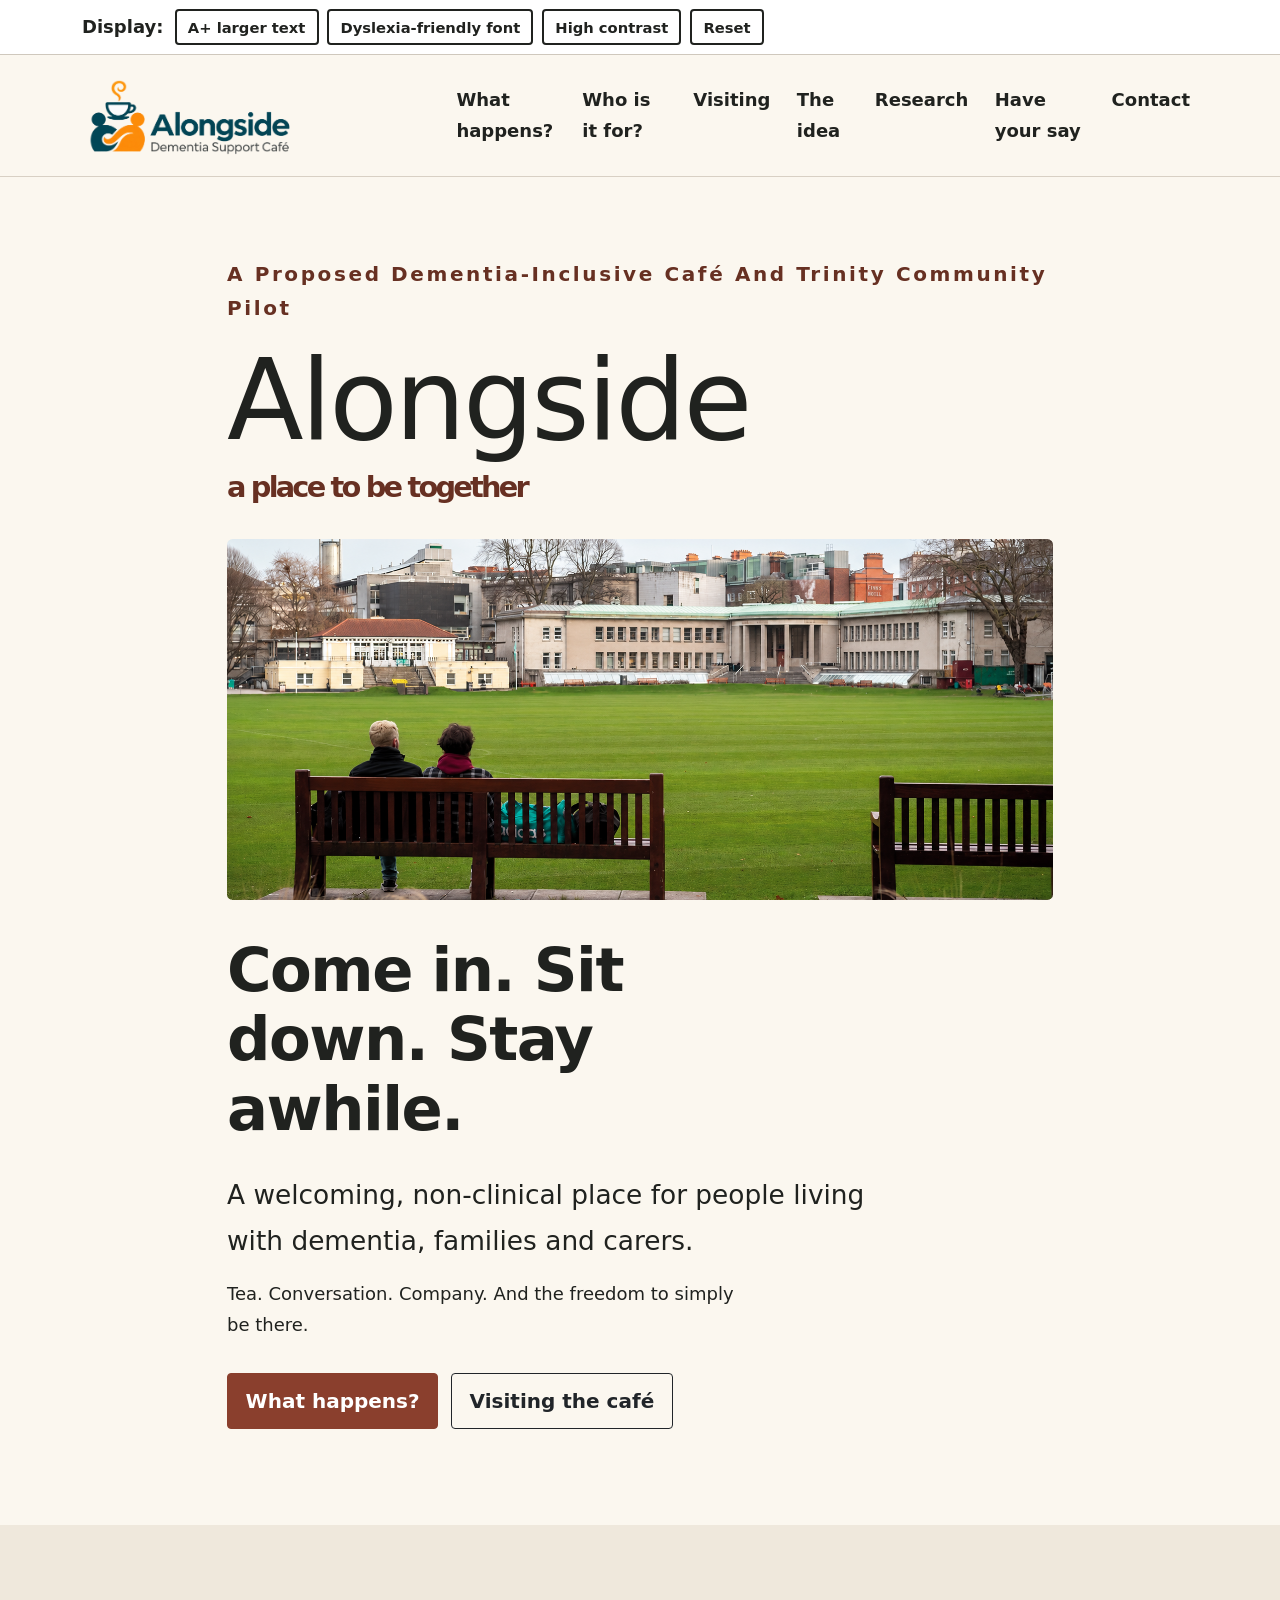
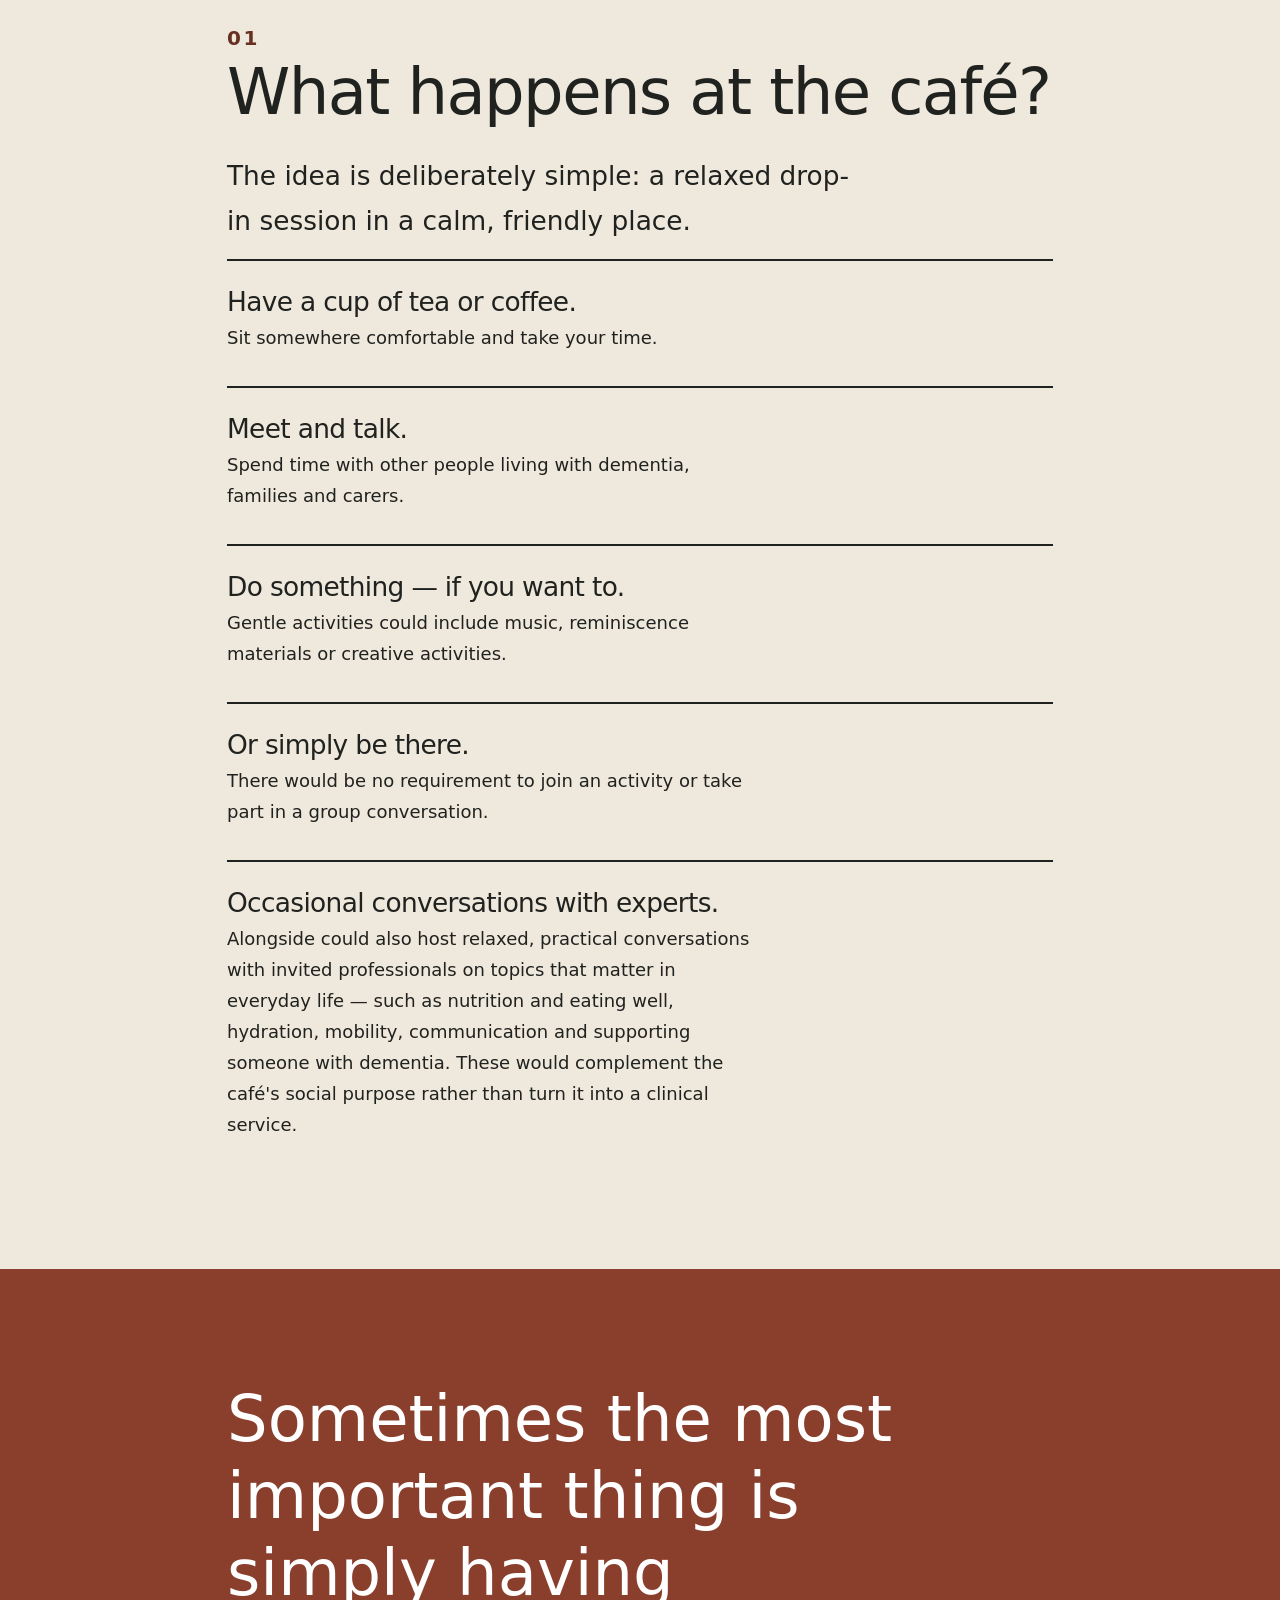
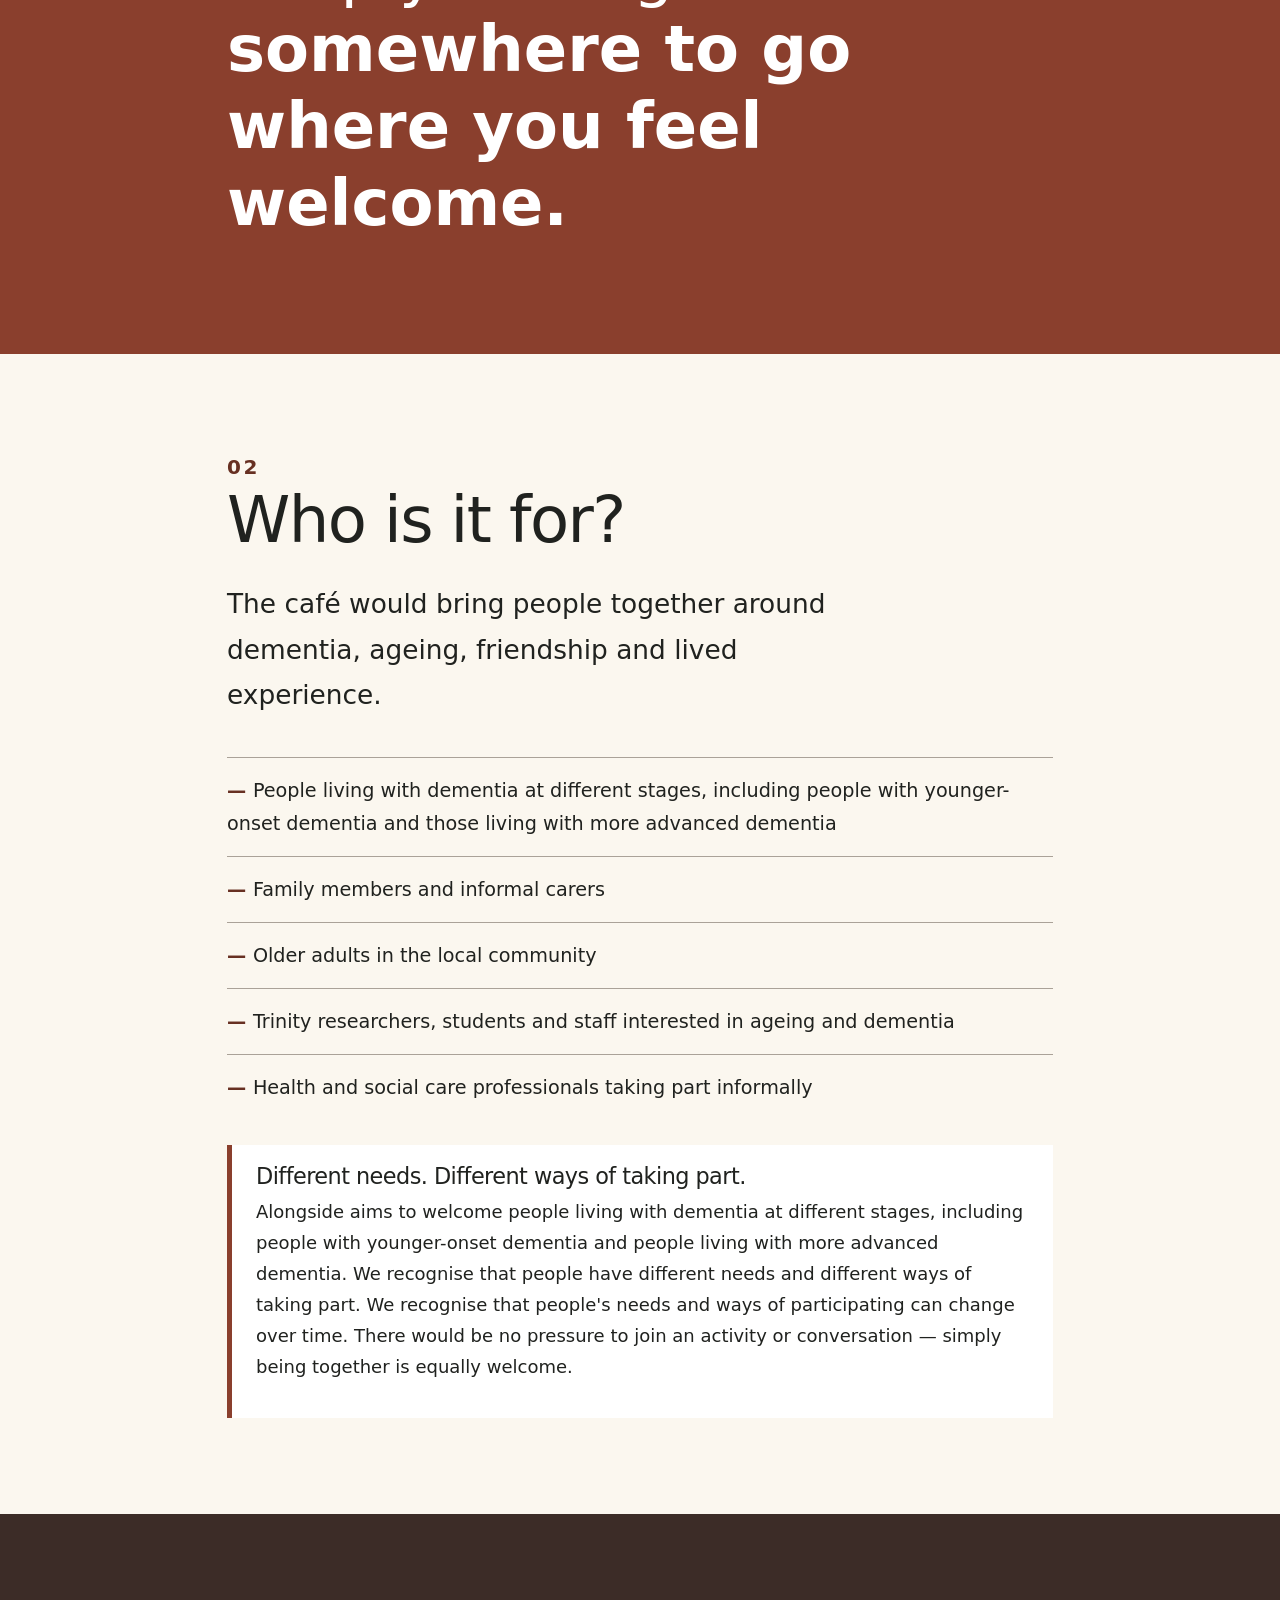
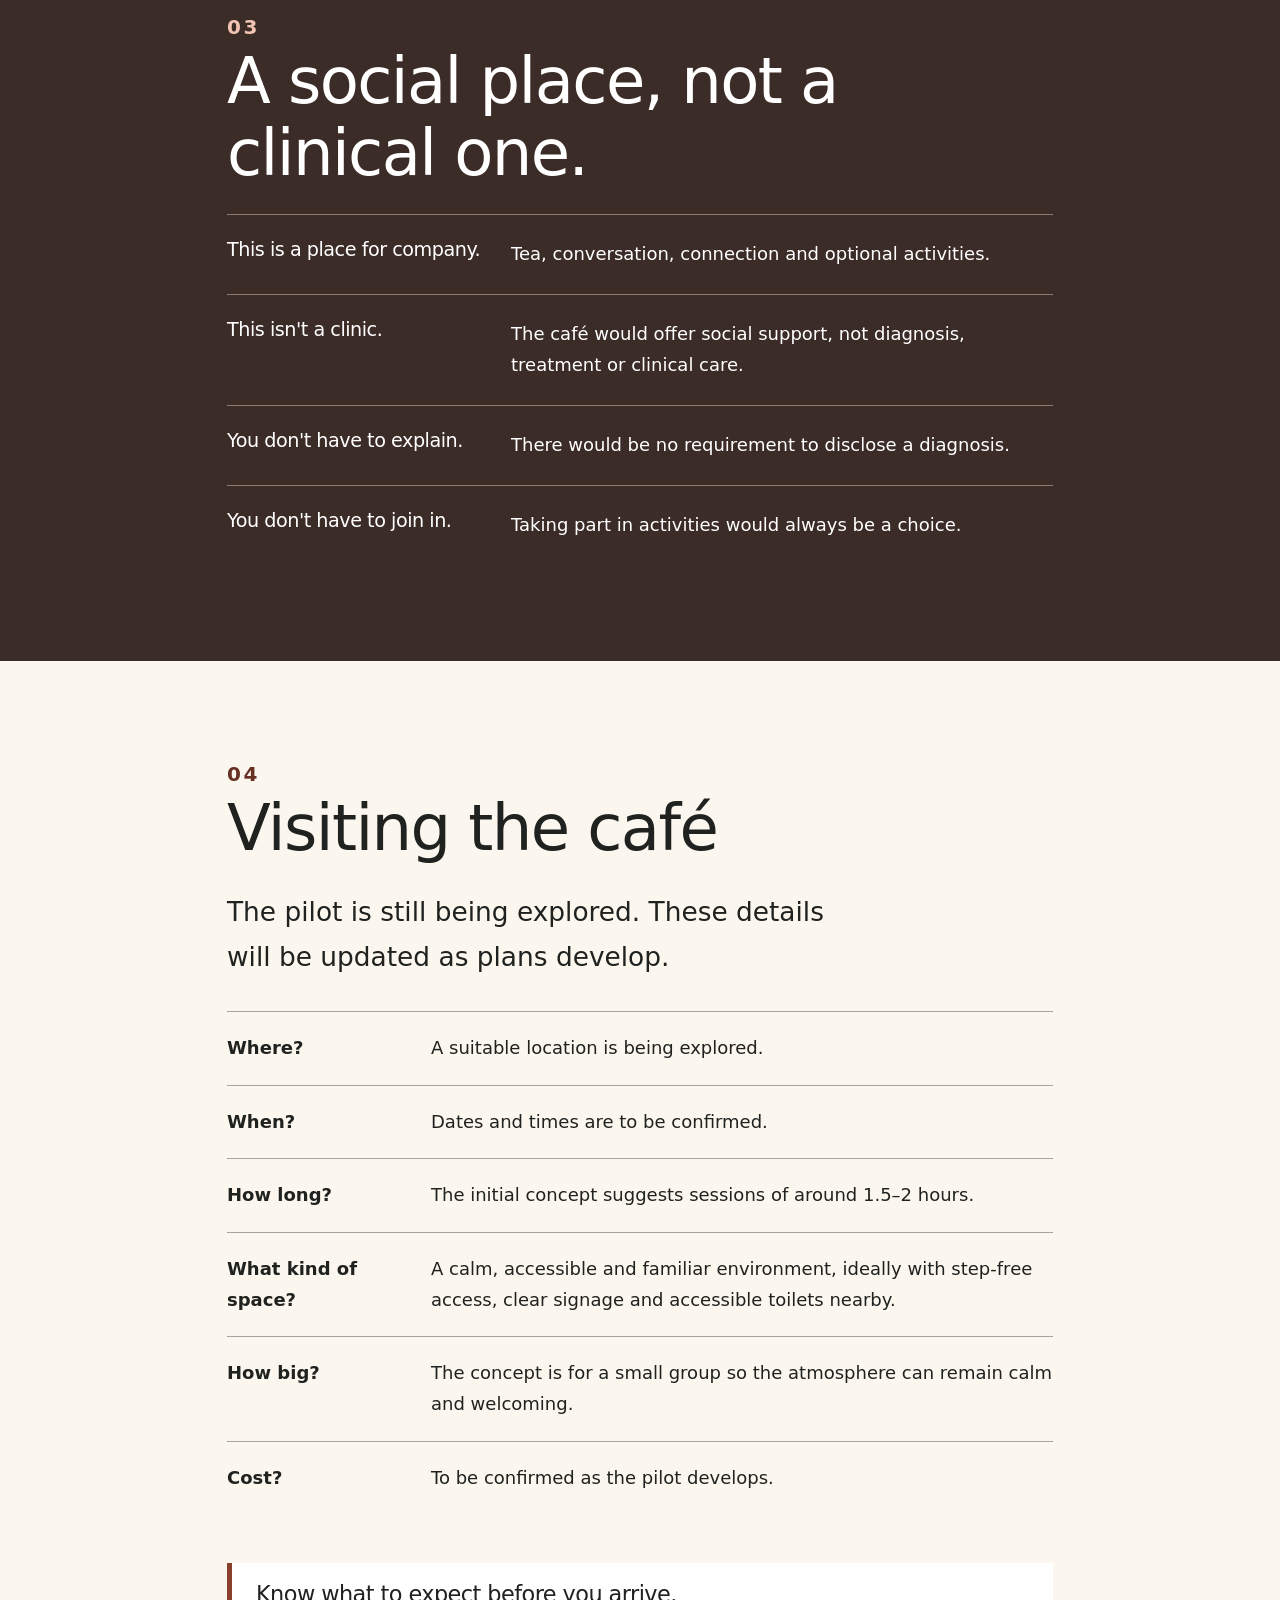
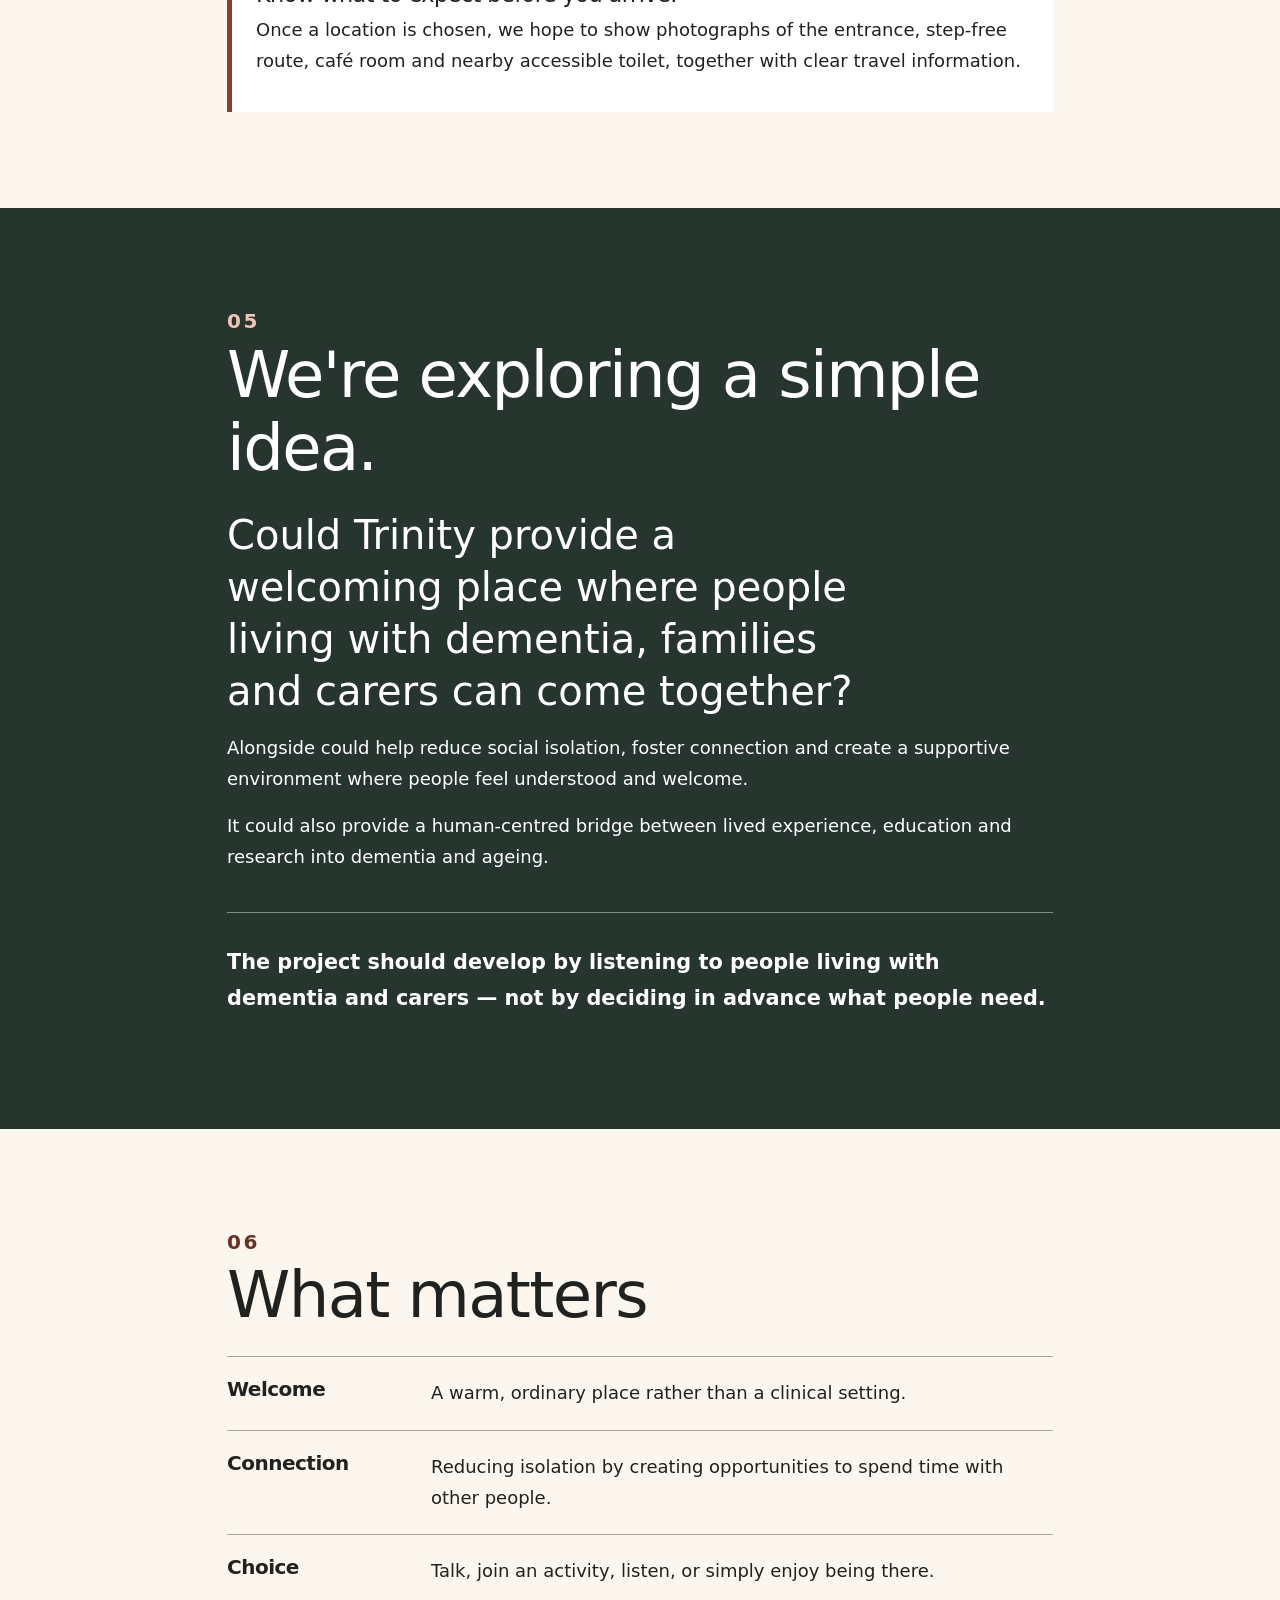
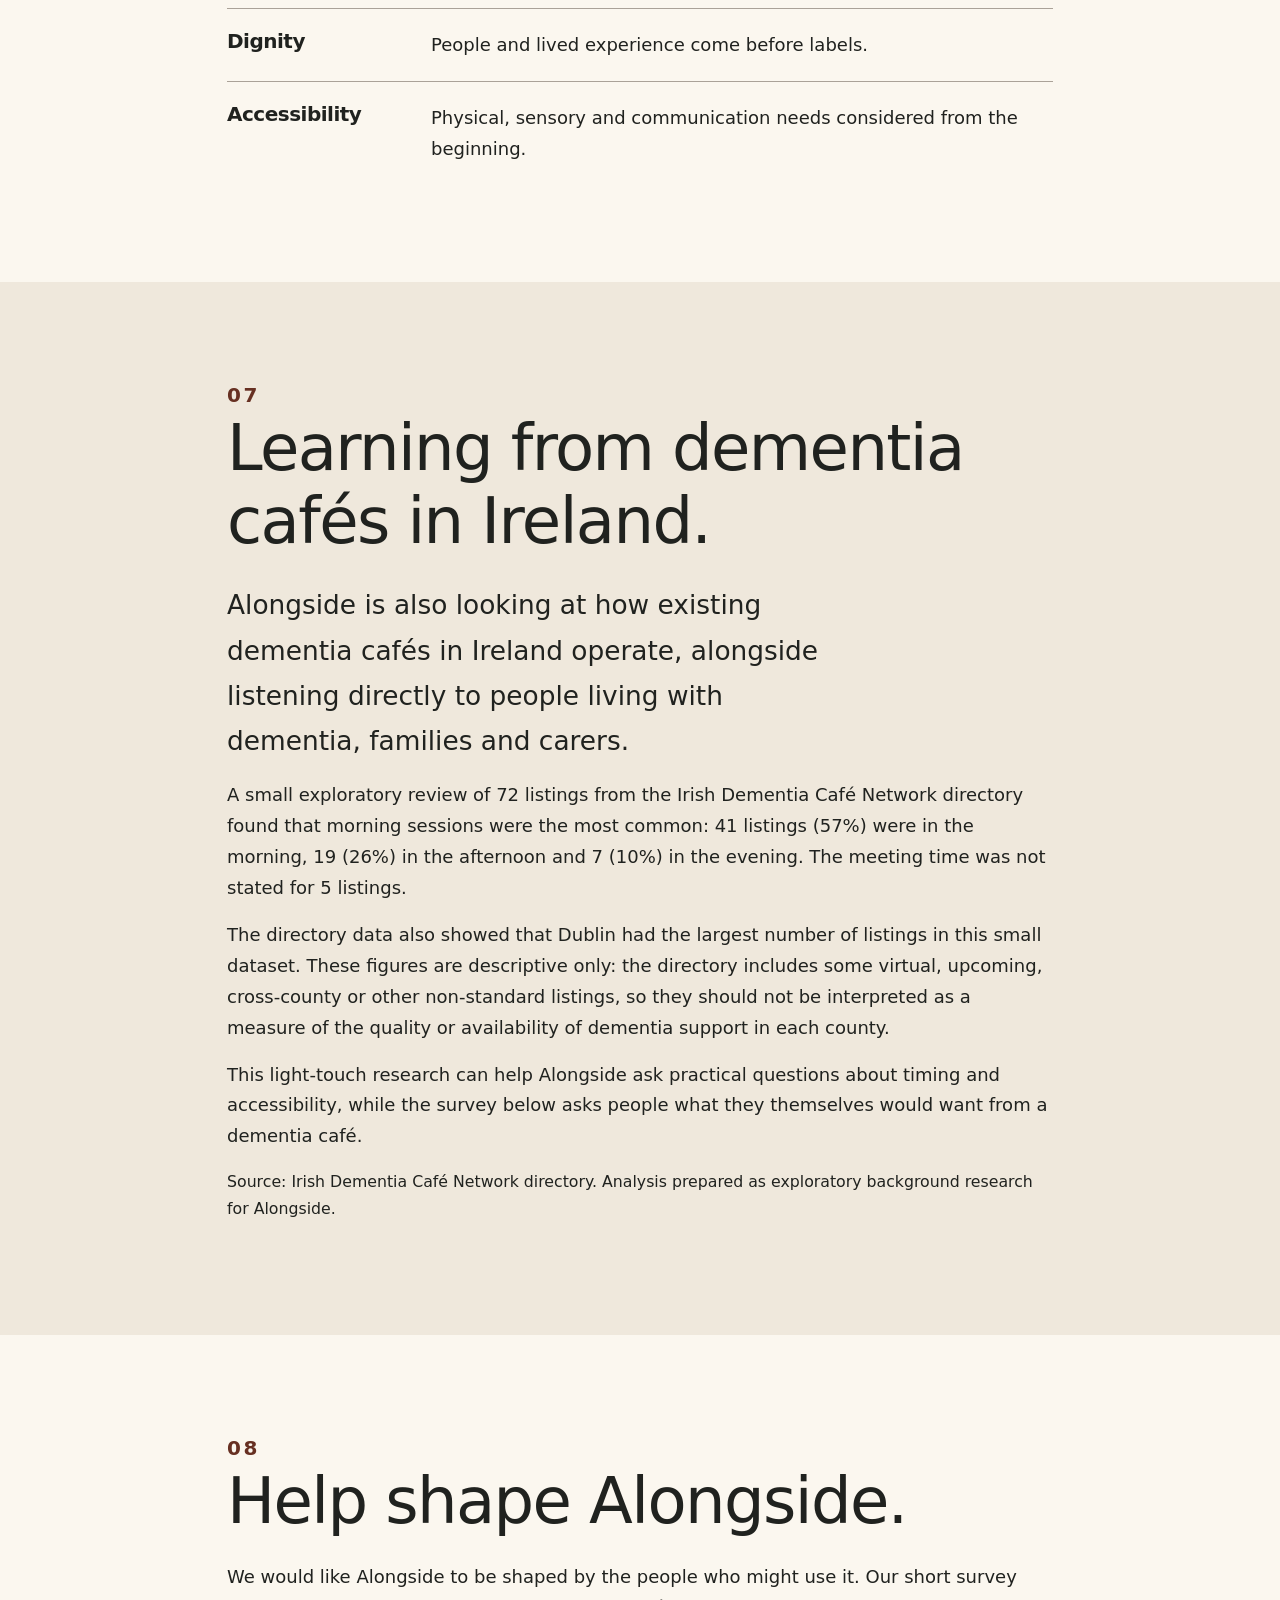
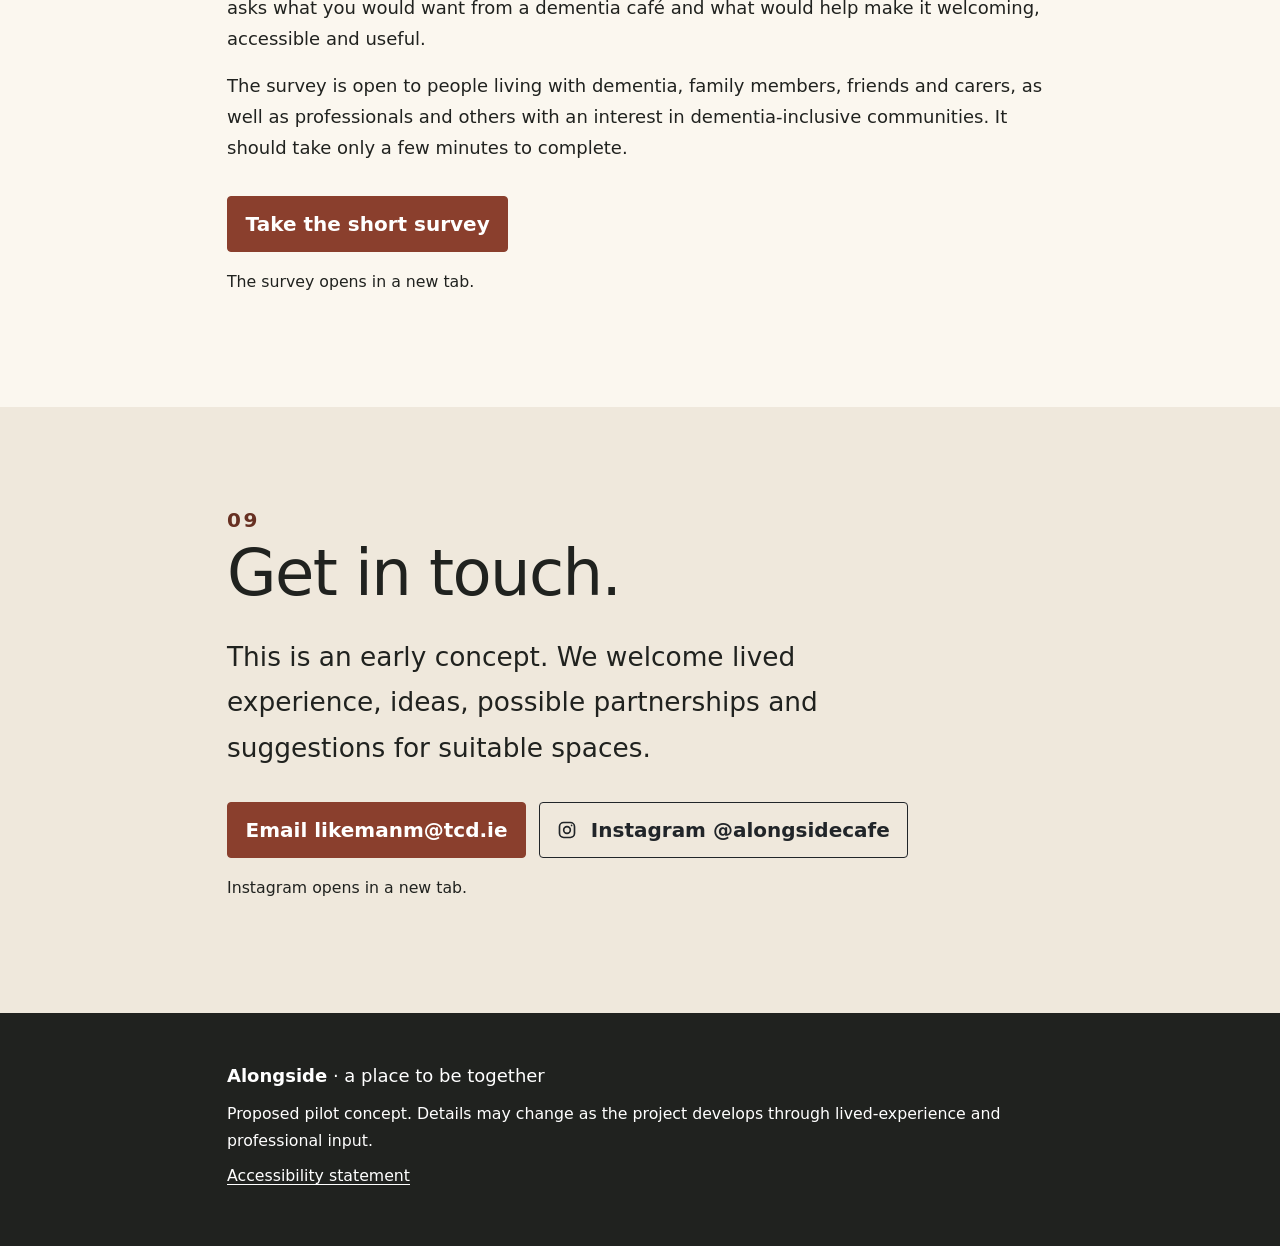
<file: index.html>
<!doctype html>
<html lang="en">
  <head>
    <meta charset="utf-8" />
    <meta name="viewport" content="width=device-width, initial-scale=1" />
    <meta
      name="description"
      content="Alongside — a proposed welcoming, accessible and non-clinical dementia-inclusive café and Trinity community pilot for people living with dementia, families and carers."
    />
    <link rel="icon" type="image/x-icon" href="favicon.ico" />
    <link rel="icon" type="image/png" sizes="32x32" href="favicon-32x32.png" />
    <title>Alongside | a place to be together</title>
    <link
      href="https://cdn.jsdelivr.net/npm/bootstrap@5.3.3/dist/css/bootstrap.min.css"
      rel="stylesheet"
    />
    <link rel="stylesheet" href="css/style.css" />
  </head>
  <body>
    <a class="skip-link" href="#main">Skip to main content</a>

    <div class="accessibility-bar" aria-label="Display options">
      <div class="container">
        <span class="accessibility-label">Display:</span>
        <button
          type="button"
          class="accessibility-control"
          id="textIncrease"
          aria-pressed="false"
        >
          A+ larger text
        </button>
        <button
          type="button"
          class="accessibility-control"
          id="dyslexicFont"
          aria-pressed="false"
        >
          Dyslexia-friendly font
        </button>
        <button
          type="button"
          class="accessibility-control"
          id="highContrast"
          aria-pressed="false"
        >
          High contrast
        </button>
        <button type="button" class="accessibility-control" id="resetDisplay">
          Reset
        </button>
      </div>
    </div>

    <header class="site-header">
      <nav class="navbar navbar-expand-md" aria-label="Main navigation">
        <div class="container">
          <a
            class="navbar-brand logo-brand"
            href="#home"
            aria-label="Alongside home"
          >
            <img
              src="alongside_logo.png"
              class="site-logo"
              alt="Alongside — Dementia Support Café"
            />
          </a>
          <button
            class="navbar-toggler"
            type="button"
            data-bs-toggle="collapse"
            data-bs-target="#mainNav"
            aria-controls="mainNav"
            aria-expanded="false"
            aria-label="Open navigation"
          >
            <span class="navbar-toggler-icon"></span>
          </button>
          <div class="collapse navbar-collapse" id="mainNav">
            <ul class="navbar-nav ms-auto">
              <li class="nav-item">
                <a class="nav-link" href="#what">What happens?</a>
              </li>
              <li class="nav-item">
                <a class="nav-link" href="#for">Who is it for?</a>
              </li>
              <li class="nav-item">
                <a class="nav-link" href="#visiting">Visiting</a>
              </li>
              <li class="nav-item">
                <a class="nav-link" href="#idea">The idea</a>
              </li>
              <li class="nav-item">
                <a class="nav-link" href="#research">Research</a>
              </li>
              <li class="nav-item">
                <a class="nav-link" href="#survey">Have your say</a>
              </li>
              <li class="nav-item">
                <a class="nav-link" href="#contact">Contact</a>
              </li>
            </ul>
          </div>
        </div>
      </nav>
    </header>

    <main id="main">
      <section id="home" class="welcome" aria-labelledby="welcome-title">
        <div class="container narrow">
          <div class="eyebrow">
            A proposed dementia-inclusive café and Trinity community pilot
          </div>
          <h1 id="welcome-title">
            <span class="brand-title">Alongside</span>
            <span class="hero-tagline">a place to be together</span>
          </h1>
          <figure class="campus-banner">
            <img
              src="images/trinity-campus-banner.jpg"
              alt="Two people sitting together on a bench overlooking the grounds at Trinity College Dublin."
              width="1200"
              height="700"
              fetchpriority="high"
            />
          </figure>
          <div class="invitation">Come in. Sit down. Stay awhile.</div>
          <p>
            <span class="welcome-lead"
              >A welcoming, non-clinical place for people living with dementia,
              families and carers.</span
            >
          </p>
          <p>
            <span class="welcome-copy"
              >Tea. Conversation. Company. And the freedom to simply be
              there.</span
            >
          </p>
          <div class="actions">
            <a class="btn btn-primary btn-lg" href="#what">What happens?</a>
            <a class="btn btn-outline-dark btn-lg" href="#visiting"
              >Visiting the café</a
            >
          </div>
        </div>
      </section>

      <section id="what" class="section soft" aria-labelledby="what-title">
        <div class="container narrow">
          <div class="num" aria-hidden="true">01</div>
          <h2 id="what-title">What happens at the café?</h2>
          <p>
            <span class="intro"
              >The idea is deliberately simple: a relaxed drop-in session in a
              calm, friendly place.</span
            >
          </p>

          <div class="step">
            <h3>Have a cup of tea or coffee.</h3>
            <p>Sit somewhere comfortable and take your time.</p>
          </div>
          <div class="step">
            <h3>Meet and talk.</h3>
            <p>
              Spend time with other people living with dementia, families and
              carers.
            </p>
          </div>
          <div class="step">
            <h3>Do something — if you want to.</h3>
            <p>
              Gentle activities could include music, reminiscence materials or
              creative activities.
            </p>
          </div>
          <div class="step">
            <h3>Or simply be there.</h3>
            <p>
              There would be no requirement to join an activity or take part in
              a group conversation.
            </p>
          </div>
          <div class="step">
            <h3>Occasional conversations with experts.</h3>
            <p>
              Alongside could also host relaxed, practical conversations with
              invited professionals on topics that matter in everyday life —
              such as nutrition and eating well, hydration, mobility,
              communication and supporting someone with dementia. These would
              complement the café's social purpose rather than turn it into a
              clinical service.
            </p>
          </div>
        </div>
      </section>

      <section class="statement" aria-label="A simple message">
        <div class="container narrow">
          <blockquote class="statement-copy">
            Sometimes the most important thing is simply having
            <strong>somewhere to go where you feel welcome.</strong>
          </blockquote>
        </div>
      </section>

      <section id="for" class="section" aria-labelledby="for-title">
        <div class="container narrow">
          <div class="num" aria-hidden="true">02</div>
          <h2 id="for-title">Who is it for?</h2>
          <p>
            <span class="intro"
              >The café would bring people together around dementia, ageing,
              friendship and lived experience.</span
            >
          </p>
          <ul class="people-list">
            <li>
              People living with dementia at different stages, including people
              with younger-onset dementia and those living with more advanced
              dementia
            </li>
            <li>Family members and informal carers</li>
            <li>Older adults in the local community</li>
            <li>
              Trinity researchers, students and staff interested in ageing and
              dementia
            </li>
            <li>Health and social care professionals taking part informally</li>
          </ul>

          <div class="visit-note mt-4" aria-labelledby="different-needs-title">
            <h3 id="different-needs-title">
              Different needs. Different ways of taking part.
            </h3>
            <p>
              Alongside aims to welcome people living with dementia at different
              stages, including people with younger-onset dementia and people
              living with more advanced dementia. We recognise that people have
              different needs and different ways of taking part. We recognise
              that people's needs and ways of participating can change over
              time. There would be no pressure to join an activity or
              conversation — simply being together is equally welcome.
            </p>
          </div>
        </div>
      </section>

      <section class="section boundaries" aria-labelledby="is-title">
        <div class="container narrow">
          <div class="num light" aria-hidden="true">03</div>
          <h2 id="is-title">A social place, not a clinical one.</h2>
          <div class="boundary-row">
            <div class="boundary-item">
              <h3>This is a place for company.</h3>
              <p>Tea, conversation, connection and optional activities.</p>
            </div>
            <div class="boundary-item">
              <h3>This isn't a clinic.</h3>
              <p>
                The café would offer social support, not diagnosis, treatment or
                clinical care.
              </p>
            </div>
            <div class="boundary-item">
              <h3>You don't have to explain.</h3>
              <p>There would be no requirement to disclose a diagnosis.</p>
            </div>
            <div class="boundary-item">
              <h3>You don't have to join in.</h3>
              <p>Taking part in activities would always be a choice.</p>
            </div>
          </div>
        </div>
      </section>

      <section id="visiting" class="section" aria-labelledby="visiting-title">
        <div class="container narrow">
          <div class="num" aria-hidden="true">04</div>
          <h2 id="visiting-title">Visiting the café</h2>
          <p>
            <span class="intro"
              >The pilot is still being explored. These details will be updated
              as plans develop.</span
            >
          </p>

          <dl class="facts">
            <div>
              <dt>Where?</dt>
              <dd>A suitable location is being explored.</dd>
            </div>
            <div>
              <dt>When?</dt>
              <dd>Dates and times are to be confirmed.</dd>
            </div>
            <div>
              <dt>How long?</dt>
              <dd>
                The initial concept suggests sessions of around 1.5–2 hours.
              </dd>
            </div>
            <div>
              <dt>What kind of space?</dt>
              <dd>
                A calm, accessible and familiar environment, ideally with
                step-free access, clear signage and accessible toilets nearby.
              </dd>
            </div>
            <div>
              <dt>How big?</dt>
              <dd>
                The concept is for a small group so the atmosphere can remain
                calm and welcoming.
              </dd>
            </div>
            <div>
              <dt>Cost?</dt>
              <dd>To be confirmed as the pilot develops.</dd>
            </div>
          </dl>

          <aside class="visit-note" aria-labelledby="before-title">
            <h3 id="before-title">Know what to expect before you arrive.</h3>
            <p>
              Once a location is chosen, we hope to show photographs of the
              entrance, step-free route, café room and nearby accessible toilet,
              together with clear travel information.
            </p>
          </aside>
        </div>
      </section>

      <section id="idea" class="section dark" aria-labelledby="idea-title">
        <div class="container narrow">
          <div class="num light" aria-hidden="true">05</div>
          <h2 id="idea-title">We're exploring a simple idea.</h2>
          <p>
            <span class="big-question"
              >Could Trinity provide a welcoming place where people living with
              dementia, families and carers can come together?</span
            >
          </p>
          <p>
            Alongside could help reduce social isolation, foster connection and
            create a supportive environment where people feel understood and
            welcome.
          </p>
          <p>
            It could also provide a human-centred bridge between lived
            experience, education and research into dementia and ageing.
          </p>
          <p>
            <span class="emphasis"
              >The project should develop by listening to people living with
              dementia and carers — not by deciding in advance what people
              need.</span
            >
          </p>
        </div>
      </section>

      <section class="section" aria-labelledby="values-title">
        <div class="container narrow">
          <div class="num" aria-hidden="true">06</div>
          <h2 id="values-title">What matters</h2>
          <div class="values">
            <div class="value">
              <h3>Welcome</h3>
              <p>A warm, ordinary place rather than a clinical setting.</p>
            </div>
            <div class="value">
              <h3>Connection</h3>
              <p>
                Reducing isolation by creating opportunities to spend time with
                other people.
              </p>
            </div>
            <div class="value">
              <h3>Choice</h3>
              <p>
                Talk, join an activity, listen, or simply enjoy being there.
              </p>
            </div>
            <div class="value">
              <h3>Dignity</h3>
              <p>People and lived experience come before labels.</p>
            </div>
            <div class="value">
              <h3>Accessibility</h3>
              <p>
                Physical, sensory and communication needs considered from the
                beginning.
              </p>
            </div>
          </div>
        </div>
      </section>

      <section
        id="research"
        class="section soft"
        aria-labelledby="research-title"
      >
        <div class="container narrow">
          <div class="num" aria-hidden="true">07</div>
          <h2 id="research-title">Learning from dementia cafés in Ireland.</h2>
          <p>
            <span class="intro"
              >Alongside is also looking at how existing dementia cafés in
              Ireland operate, alongside listening directly to people living
              with dementia, families and carers.</span
            >
          </p>
          <p>
            A small exploratory review of 72 listings from the Irish Dementia
            Café Network directory found that morning sessions were the most
            common: 41 listings (57%) were in the morning, 19 (26%) in the
            afternoon and 7 (10%) in the evening. The meeting time was not
            stated for 5 listings.
          </p>
          <p>
            The directory data also showed that Dublin had the largest number of
            listings in this small dataset. These figures are descriptive only:
            the directory includes some virtual, upcoming, cross-county or other
            non-standard listings, so they should not be interpreted as a
            measure of the quality or availability of dementia support in each
            county.
          </p>
          <p>
            This light-touch research can help Alongside ask practical questions
            about timing and accessibility, while the survey below asks people
            what they themselves would want from a dementia café.
          </p>
          <p class="small">
            Source: Irish Dementia Café Network directory. Analysis prepared as
            exploratory background research for Alongside.
          </p>
        </div>
      </section>

      <section id="survey" class="section" aria-labelledby="survey-title">
        <div class="container narrow">
          <div class="num" aria-hidden="true">08</div>
          <h2 id="survey-title">Help shape Alongside.</h2>
          <p>
            We would like Alongside to be shaped by the people who might use it.
            Our short survey asks what you would want from a dementia café and
            what would help make it welcoming, accessible and useful.
          </p>
          <p>
            The survey is open to people living with dementia, family members,
            friends and carers, as well as professionals and others with an
            interest in dementia-inclusive communities. It should take only a
            few minutes to complete.
          </p>
          <div class="actions">
            <a
              class="btn btn-primary btn-lg"
              href="https://tally.so/r/rjz7vL"
              target="_blank"
              rel="noopener noreferrer"
              >Take the short survey</a
            >
          </div>
          <p class="small mt-3">The survey opens in a new tab.</p>
        </div>
      </section>

      <section
        id="contact"
        class="section soft"
        aria-labelledby="contact-title"
      >
        <div class="container narrow">
          <div class="num" aria-hidden="true">09</div>
          <h2 id="contact-title">Get in touch.</h2>
          <p>
            <span class="intro"
              >This is an early concept. We welcome lived experience, ideas,
              possible partnerships and suggestions for suitable spaces.</span
            >
          </p>
          <div class="actions">
            <a
              class="btn btn-primary btn-lg"
              href="mailto:likemanm@tcd.ie?subject=Alongside%20dementia-inclusive%20caf%C3%A9"
              >Email likemanm@tcd.ie</a
            >
            <a
              class="btn btn-outline-dark btn-lg"
              href="https://www.instagram.com/alongsidecafe/"
              target="_blank"
              rel="noopener noreferrer"
              aria-label="Follow Alongside Café on Instagram (opens in a new tab)"
            >
              <svg
                xmlns="http://www.w3.org/2000/svg"
                width="20"
                height="20"
                viewBox="0 0 24 24"
                fill="none"
                stroke="currentColor"
                stroke-width="2"
                stroke-linecap="round"
                stroke-linejoin="round"
                aria-hidden="true"
                focusable="false"
                style="vertical-align: -0.15em; margin-right: 0.4rem"
              >
                <rect width="18" height="18" x="3" y="3" rx="5"></rect>
                <circle cx="12" cy="12" r="4"></circle>
                <circle
                  cx="17.5"
                  cy="6.5"
                  r="1"
                  fill="currentColor"
                  stroke="none"
                ></circle>
              </svg>
              Instagram @alongsidecafe
            </a>
          </div>
          <p class="small mt-3">Instagram opens in a new tab.</p>
        </div>
      </section>
    </main>

    <footer class="site-footer">
      <div class="container narrow">
        <p>
          <strong>Alongside</strong> <span aria-hidden="true">·</span> a place
          to be together
        </p>
        <p class="small">
          Proposed pilot concept. Details may change as the project develops
          through lived-experience and professional input.
        </p>
        <p class="small">
          <a href="accessibility.html">Accessibility statement</a>
        </p>
      </div>
    </footer>

    <script src="https://cdn.jsdelivr.net/npm/bootstrap@5.3.3/dist/js/bootstrap.bundle.min.js"></script>
    <script src="js/accessibility.js"></script>
  </body>
</html>
</file>
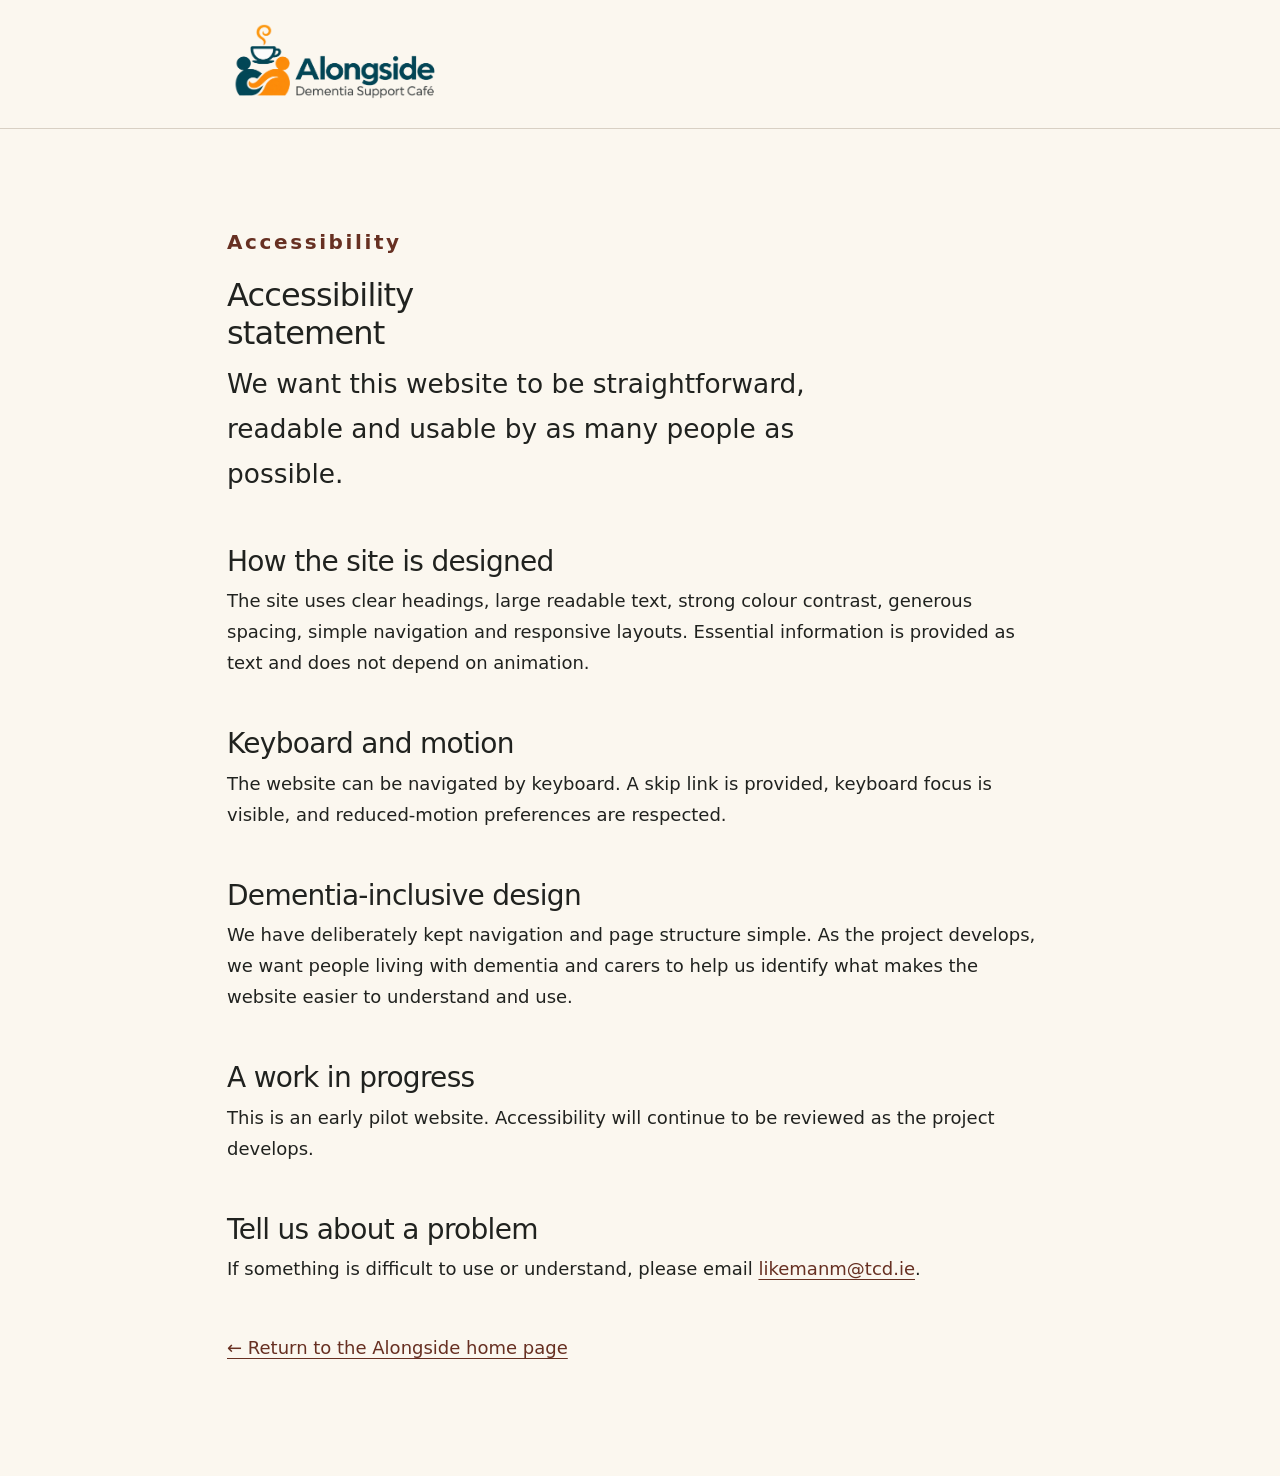
<file: accessibility.html>
<!doctype html><html lang="en"><head><meta charset="utf-8"><meta name="viewport" content="width=device-width,initial-scale=1"><title>Accessibility statement | Alongside</title><link href="https://cdn.jsdelivr.net/npm/bootstrap@5.3.3/dist/css/bootstrap.min.css" rel="stylesheet"><link rel="stylesheet" href="css/style.css"></head><body><a class="skip-link" href="#main">Skip to main content</a><header class="site-header"><div class="container narrow py-3"><a class="navbar-brand logo-brand" href="index.html" aria-label="Alongside home"><img src="alongside_logo.png" class="site-logo" alt="Alongside — Dementia Support Café"></a></div></header><main id="main" class="section"><div class="container narrow"><p class="eyebrow">Accessibility</p><h1 class="h2">Accessibility statement</h1><p class="intro">We want this website to be straightforward, readable and usable by as many people as possible.</p><h2 class="h3 mt-5">How the site is designed</h2><p>The site uses clear headings, large readable text, strong colour contrast, generous spacing, simple navigation and responsive layouts. Essential information is provided as text and does not depend on animation.</p><h2 class="h3 mt-5">Keyboard and motion</h2><p>The website can be navigated by keyboard. A skip link is provided, keyboard focus is visible, and reduced-motion preferences are respected.</p><h2 class="h3 mt-5">Dementia-inclusive design</h2><p>We have deliberately kept navigation and page structure simple. As the project develops, we want people living with dementia and carers to help us identify what makes the website easier to understand and use.</p><h2 class="h3 mt-5">A work in progress</h2><p>This is an early pilot website. Accessibility will continue to be reviewed as the project develops.</p><h2 class="h3 mt-5">Tell us about a problem</h2><p>If something is difficult to use or understand, please email <a href="mailto:likemanm@tcd.ie?subject=Alongside%20dementia-inclusive%20caf%C3%A9%20website%20accessibility">likemanm@tcd.ie</a>.</p><p class="mt-5"><a href="index.html">← Return to the Alongside home page</a></p></div></main></body></html>
</file>
<file: css/style.css>
:root{--ink:#20221f;--paper:#fbf7ef;--soft:#efe8dc;--accent:#8a3f2d;--accent-dark:#673022;--deep:#26362f;--white:#fff;--focus:#005fcc}
html{scroll-padding-top:6rem}body{margin:0;color:var(--ink);background:var(--paper);font-family:system-ui,-apple-system,BlinkMacSystemFont,"Segoe UI",sans-serif;font-size:1.125rem;line-height:1.72}a{color:var(--accent-dark);text-underline-offset:.2em}:focus-visible{outline:4px solid var(--focus);outline-offset:4px}.skip-link{position:absolute;left:1rem;top:-10rem;z-index:2000;background:#fff;color:#000;padding:.75rem 1rem}.skip-link:focus{top:1rem}.site-header{background:var(--paper);border-bottom:1px solid #d8d0c4}.navbar{padding:1rem 0}.navbar-brand{color:var(--ink);line-height:1.1;white-space:normal}.brand-name,.brand-note{display:block}.brand-name{font-size:1.25rem;font-weight:800}.brand-note{font-size:.82rem;margin-top:.25rem}.nav-link{color:var(--ink);font-weight:650;margin-left:.65rem}.nav-link:hover,.nav-link:focus{color:var(--accent-dark);text-decoration:underline}.narrow{max-width:850px}.welcome{min-height:74vh;display:flex;align-items:center;padding:5rem 0 6rem}.eyebrow,.num{text-transform:capitalize;letter-spacing:.13em;font-size:1.25rem;font-weight:800;color:var(--accent-dark)}h1,h2,h3{line-height:1.14;letter-spacing:-.025em}h1{font-size:clamp(3.3rem,9vw,7rem);max-width:9ch;margin:.7rem 0 2.2rem}h2{font-size:clamp(2.2rem,5vw,4.25rem);margin-bottom:1.5rem}.welcome-lead,.intro{font-size:clamp(1.3rem,2.3vw,1.65rem);max-width:38ch}.welcome-copy{max-width:46ch}.actions{display:flex;gap:.8rem;flex-wrap:wrap;margin-top:2rem}.btn{border-radius:.25rem;font-weight:750;padding:.75rem 1.1rem}.btn-primary{--bs-btn-bg:var(--accent);--bs-btn-border-color:var(--accent);--bs-btn-hover-bg:var(--accent-dark);--bs-btn-hover-border-color:var(--accent-dark);--bs-btn-active-bg:var(--accent-dark);--bs-btn-active-border-color:var(--accent-dark)}.section{padding:6rem 0}.soft{background:var(--soft)}.step{border-top:2px solid var(--ink);padding:1.6rem 0 2rem}.step h3{font-size:1.65rem;margin-bottom:.4rem}.step p{margin:0;max-width:47ch}.statement{padding:7rem 0;background:var(--accent);color:#fff}.statement-copy{font-size:clamp(2rem,5vw,4rem);line-height:1.2;max-width:18ch;margin:0}.people-list{list-style:none;padding:0;margin:2.5rem 0 0}.people-list li{border-top:1px solid #aaa298;padding:1rem 0;font-size:1.2rem}.people-list li::before{content:"— ";font-weight:800;color:var(--accent-dark)}.boundaries{background:#3c2c27;color:#fff}.num.light{color:#f3c3b4}.boundary-item{display:grid;grid-template-columns:260px 1fr;gap:1.5rem;border-top:1px solid #8f7b73;padding:1.5rem 0}.boundary-item h3{font-size:1.2rem;margin:0}.boundary-item p{margin:0}.facts{margin:2rem 0 3rem}.facts div,.value{display:grid;grid-template-columns:180px 1fr;gap:1.5rem;border-top:1px solid #aaa298;padding:1.3rem 0}.facts dt,.value h3{font-weight:800}.facts dd,.value h3,.value p{margin:0}.visit-note{border-left:5px solid var(--accent);padding:1.2rem 1.5rem;background:#fff}.visit-note h3{font-size:1.4rem}.dark{background:var(--deep);color:#fff}.big-question{font-size:clamp(1.7rem,3.5vw,2.5rem);line-height:1.3;max-width:26ch}.emphasis{margin-top:2.5rem;padding-top:2rem;border-top:1px solid #819087;font-size:1.3rem;font-weight:650}.value h3{font-size:1.25rem}.site-footer{padding:3rem 0;background:var(--ink);color:#fff}.site-footer a{color:#fff}.site-footer p{margin-bottom:.5rem}@media(max-width:767.98px){body{font-size:1.05rem}.welcome{min-height:auto;padding:4rem 0}.section{padding:4rem 0}.statement{padding:5rem 0}.facts div,.value,.boundary-item{grid-template-columns:1fr;gap:.35rem}.nav-link{margin-left:0;padding:.65rem 0}}@media(prefers-reduced-motion:reduce){*,*::before,*::after{scroll-behavior:auto!important;transition:none!important;animation:none!important}}

/* Optional OpenDyslexic files:
   Copy your own OpenDyslexic-Regular.woff2 and OpenDyslexic-Bold.woff2
   into /fonts to activate the supplied font. */
@font-face{font-family:"OpenDyslexic";src:url("../fonts/OpenDyslexic-Regular.woff2") format("woff2");font-weight:400;font-style:normal;font-display:swap}
@font-face{font-family:"OpenDyslexic";src:url("../fonts/OpenDyslexic-Bold.woff2") format("woff2");font-weight:700 900;font-style:normal;font-display:swap}

.accessibility-bar{background:#fff;border-bottom:1px solid #cfc8bd;padding:.55rem 0}
.accessibility-bar .container{display:flex;align-items:center;gap:.55rem;flex-wrap:wrap}
.accessibility-label{font-weight:800;margin-right:.15rem}
.accessibility-control{appearance:none;background:#fff;color:#20221f;border:2px solid #20221f;border-radius:.25rem;padding:.42rem .7rem;font:inherit;font-size:.92rem;font-weight:700;line-height:1.3}
.accessibility-control:hover,.accessibility-control[aria-pressed="true"]{background:#20221f;color:#fff}
.accessibility-control:focus-visible{outline:4px solid var(--focus);outline-offset:3px}

body.large-text{font-size:1.35rem}
body.large-text .nav-link,body.large-text .accessibility-control{font-size:1rem}
body.dyslexic-font{font-family:"OpenDyslexic",Verdana,Arial,sans-serif;letter-spacing:.02em;word-spacing:.06em}
body.dyslexic-font p,body.dyslexic-font li,body.dyslexic-font dd{line-height:1.9}

body.high-contrast{--ink:#fff;--paper:#000;--soft:#000;--accent:#ffeb3b;--accent-dark:#00ffff;--deep:#000;--focus:#ffeb3b;background:#000;color:#fff}
body.high-contrast .site-header,body.high-contrast .accessibility-bar,body.high-contrast .soft,body.high-contrast .dark,body.high-contrast .boundaries,body.high-contrast .statement,body.high-contrast .visit-note,body.high-contrast .site-footer{background:#000!important;color:#fff!important;border-color:#fff!important}
body.high-contrast a:not(.btn){color:#00ffff!important}
body.high-contrast .navbar-brand,body.high-contrast .nav-link{color:#fff!important}
body.high-contrast .navbar-toggler{background:#fff}
body.high-contrast .accessibility-control{background:#000;color:#fff;border-color:#fff}
body.high-contrast .accessibility-control:hover,body.high-contrast .accessibility-control[aria-pressed="true"]{background:#ffeb3b;color:#000}
body.high-contrast .btn-primary{--bs-btn-bg:#ffeb3b;--bs-btn-border-color:#ffeb3b;--bs-btn-color:#000;--bs-btn-hover-bg:#fff;--bs-btn-hover-border-color:#fff;--bs-btn-hover-color:#000}
body.high-contrast .btn-outline-dark{color:#fff;border-color:#fff}
body.high-contrast .num,body.high-contrast .eyebrow,body.high-contrast .num.light{color:#ffeb3b}
body.high-contrast .people-list li::before{color:#ffeb3b}
body.high-contrast .facts div,body.high-contrast .value,body.high-contrast .boundary-item,body.high-contrast .step{border-color:#fff}
@media(max-width:767.98px){.accessibility-label{width:100%}.accessibility-control{font-size:.88rem}}

/* Alongside identity */
.brand-title{display:block}.hero-tagline{display:block;font-size:clamp(1.35rem,2.5vw,1.8rem);font-weight:650;margin-top:.4rem;color:var(--accent-dark)}
.invitation{font-size:clamp(2rem,4.8vw,3.8rem);line-height:1.15;letter-spacing:-.025em;font-weight:750;max-width:12ch;margin:0 0 1.7rem}
body.high-contrast .hero-tagline{color:#ffeb3b}

/* Alongside logo */
.logo-brand{display:inline-flex;align-items:center;padding:.15rem 0}
.site-logo{display:block;width:min(340px,48vw);height:auto;max-height:84px;object-fit:contain;object-position:left center}
body.high-contrast .site-logo{background:#fff;border-radius:.25rem;padding:.2rem}
@media(max-width:767.98px){.site-logo{width:min(245px,68vw);max-height:66px}}

/* Keep visual emphasis on prose without styling the paragraph element itself as a heading. */
.welcome-lead,.welcome-copy,.intro,.big-question,.emphasis{display:block}

/* Trinity campus banner */
.campus-banner{margin:0 0 2.2rem;overflow:hidden;border-radius:.35rem}
.campus-banner img{display:block;width:100%;height:auto;aspect-ratio:16/7;object-fit:cover;object-position:center 72%}
@media(max-width:767.98px){.campus-banner{margin-bottom:1.7rem}.campus-banner img{aspect-ratio:4/3;object-position:38% 72%}}
body.high-contrast .campus-banner{outline:2px solid #fff;outline-offset:2px}
</file>
